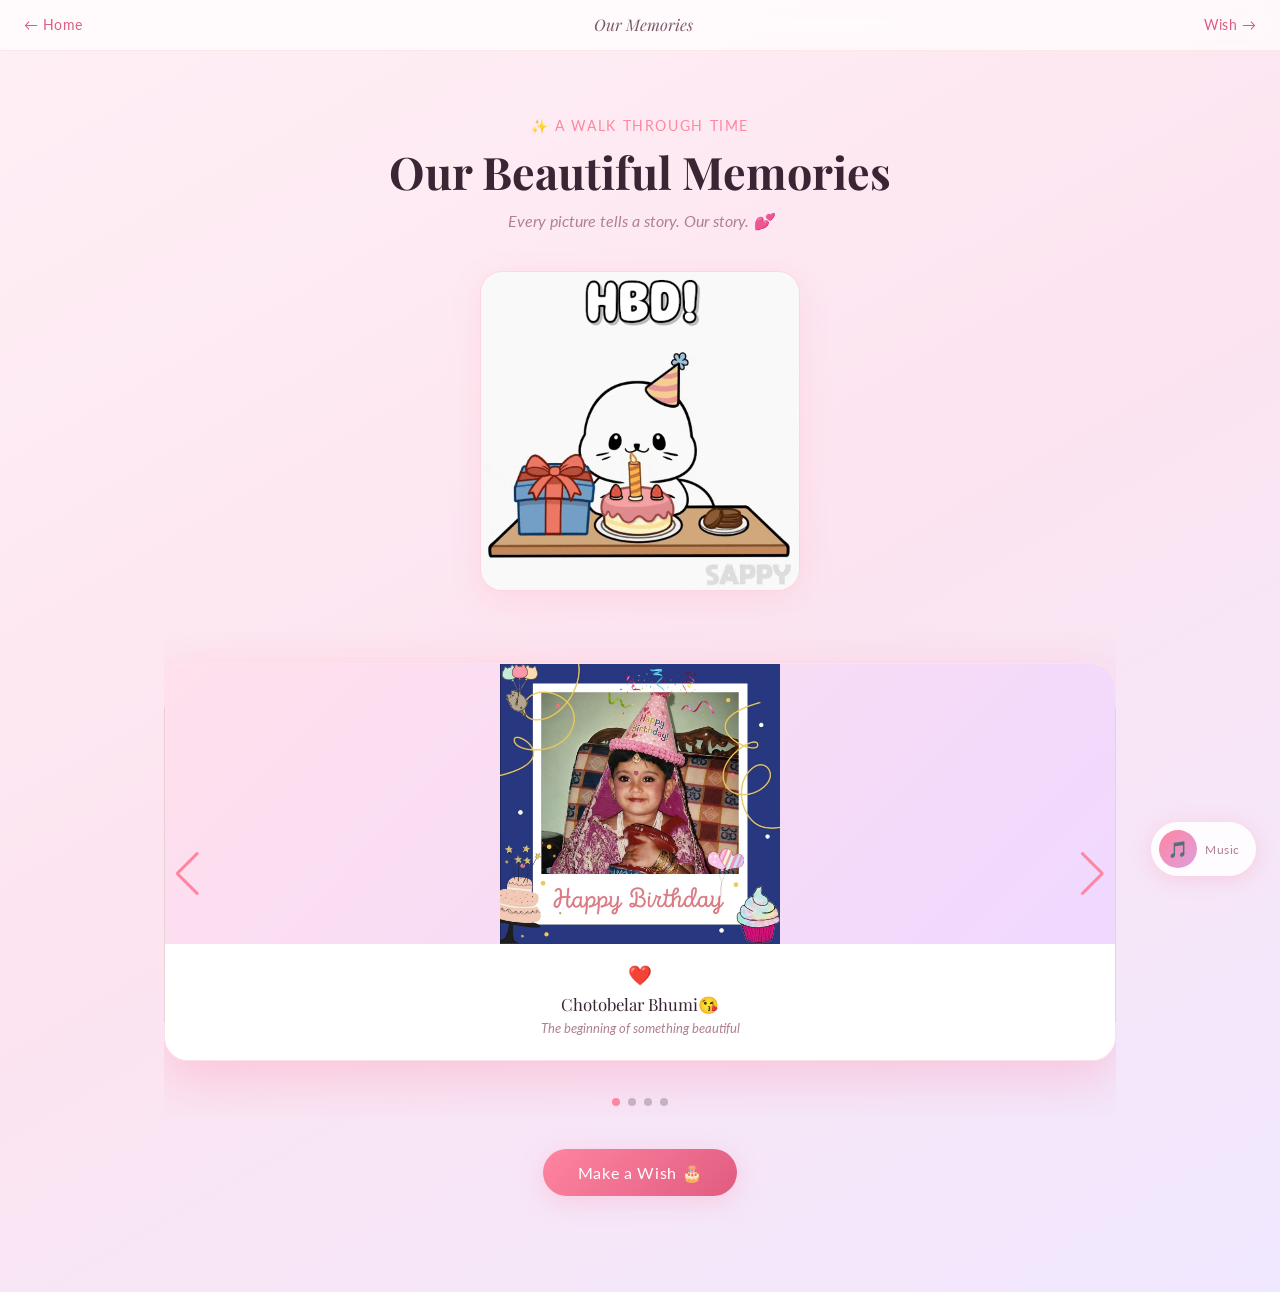
<file: gallery.html>
<!DOCTYPE html>
<html lang="en">
<head>
  <meta charset="UTF-8"/>
  <meta name="viewport" content="width=device-width, initial-scale=1.0"/>
  <title>Our Memories 💕</title>
  <link rel="stylesheet" href="css/style.css"/>
  <link rel="stylesheet" href="css/page2.css"/>
  <link href="https://fonts.googleapis.com/css2?family=Playfair+Display:ital,wght@0,400;0,700;1,400&family=Lato:wght@300;400&display=swap" rel="stylesheet"/>
  <!-- Swiper.js -->
  <link rel="stylesheet" href="https://cdn.jsdelivr.net/npm/swiper@11/swiper-bundle.min.css"/>
</head>
<body class="page2-body">

  <!-- Nav -->
  <nav class="top-nav">
    <a href="index.html" class="nav-back">← Home</a>
    <span class="nav-title">Our Memories</span>
    <a href="candle.html" class="nav-next">Wish →</a>
  </nav>

  <div class="gallery-wrapper">
    <div class="section-header">
      <p class="section-pre">✨ A walk through time</p>
      <h2 class="section-title">Our Beautiful Memories</h2>
      <p class="section-sub">Every picture tells a story. Our story. 💕</p>
    </div>

    <!-- ===== GIF SPOT (Page 2) =====
         Just drop your file at images/gallery.gif — it will appear here
         automatically. Until that file exists, a placeholder is shown.
    -->
    <div class="gallery-gif-slot" id="galleryGifSlot">
      <img src="images/gallery.gif" alt="Our moment" class="gallery-gif"
           onerror="this.style.display='none'; this.nextElementSibling.style.display='flex';" />
      <div class="gif-placeholder" style="display:none;">
        <span class="gif-ph-icon">🎞️</span>
        <span class="gif-ph-text">gif goes here</span>
      </div>
    </div>

    <!-- Swiper Carousel -->
    <div class="swiper mySwiper">
      <div class="swiper-wrapper">

        <!-- === SLIDE 1 === -->
        <!-- Just drop images/photo1.jpg in the images folder — it shows automatically -->
        <div class="swiper-slide">
          <div class="memory-card">
            <div class="photo-frame">
              <img src="images/photo1.jpg" alt="Chotobelar Bhumi😘"
                   onerror="this.style.display='none'; this.nextElementSibling.style.display='flex';" />
              <div class="photo-placeholder" style="display:none;">
                <span class="ph-icon">📸</span>
                <span class="ph-text">photo1.jpg</span>
              </div>
            </div>
            <div class="memory-caption">
              <span class="caption-heart">❤️</span>
              <p class="caption-text">Chotobelar Bhumi😘</p>
              <p class="caption-sub">The beginning of something beautiful</p>
            </div>
          </div>
        </div>

        <!-- === SLIDE 2 === -->
        <div class="swiper-slide">
          <div class="memory-card">
            <div class="photo-frame">
              <img src="images/photo2.jpg" alt="My Angry Bird🙈"
                   onerror="this.style.display='none'; this.nextElementSibling.style.display='flex';" />
              <div class="photo-placeholder" style="display:none;">
                <span class="ph-icon">📸</span>
                <span class="ph-text">photo2.jpg</span>
              </div>
            </div>
            <div class="memory-caption">
              <span class="caption-heart">🌸</span>
              <p class="caption-text">My Angry Bird🙈</p>
              <p class="caption-sub">You light up every room you walk into</p>
            </div>
          </div>
        </div>

        <!-- === SLIDE 3 === -->
        <div class="swiper-slide">
          <div class="memory-card">
            <div class="photo-frame">
              <img src="images/photo3.jpg" alt="Cute Puchki😘"
                   onerror="this.style.display='none'; this.nextElementSibling.style.display='flex';" />
              <div class="photo-placeholder" style="display:none;">
                <span class="ph-icon">📸</span>
                <span class="ph-text">photo3.jpg</span>
              </div>
            </div>
            <div class="memory-caption">
              <span class="caption-heart">💫</span>
              <p class="caption-text">Cute Puchki😘</p>
              <p class="caption-sub">Every moment with you is a treasure</p>
            </div>
          </div>
        </div>

        <!-- === ADD MORE SLIDES BELOW === -->
        <!-- Copy a slide block above and change photo path, caption text -->

        <div class="swiper-slide">
          <div class="memory-card">
            <div class="photo-frame">
              <img src="images/photo4.jpg" alt="Just us two"
                   onerror="this.style.display='none'; this.nextElementSibling.style.display='flex';" />
              <div class="photo-placeholder" style="display:none;">
                <span class="ph-icon">📸</span>
                <span class="ph-text">photo4.jpg</span>
              </div>
            </div>
            <div class="memory-caption">
              <span class="caption-heart">🌷</span>
              <p class="caption-text">Just us two</p>
              <p class="caption-sub">My favorite place is wherever you are</p>
            </div>
          </div>
        </div>

      </div><!-- end swiper-wrapper -->

      <!-- Navigation -->
      <div class="swiper-button-prev"></div>
      <div class="swiper-button-next"></div>
      <div class="swiper-pagination"></div>
    </div><!-- end swiper -->

    <!-- CTA -->
    <div class="gallery-cta">
      <a href="candle.html" class="cta-button">Make a Wish 🎂</a>
    </div>
  </div>

  <!-- Music Player -->
  <div class="music-player" id="musicPlayer">
    <audio id="bgMusic" loop>
      <source src="music/birthday-song.mp3" type="audio/mpeg"/>
    </audio>
    <button class="music-btn" id="musicToggle" onclick="toggleMusic()">🎵</button>
    <span class="music-label">Music</span>
  </div>

  <script src="https://cdn.jsdelivr.net/npm/swiper@11/swiper-bundle.min.js"></script>
  <script src="js/script.js"></script>
  <script>
    const swiper = new Swiper('.mySwiper', {
      effect: 'coverflow',
      grabCursor: true,
      centeredSlides: true,
      slidesPerView: 'auto',
      coverflowEffect: {
        rotate: 30,
        stretch: 0,
        depth: 120,
        modifier: 1,
        slideShadows: true,
      },
      pagination: { el: '.swiper-pagination', clickable: true },
      navigation: {
        nextEl: '.swiper-button-next',
        prevEl: '.swiper-button-prev',
      },
      autoplay: { delay: 4000, disableOnInteraction: false },
      loop: true,
    });
  </script>
</body>
</html>
</file>
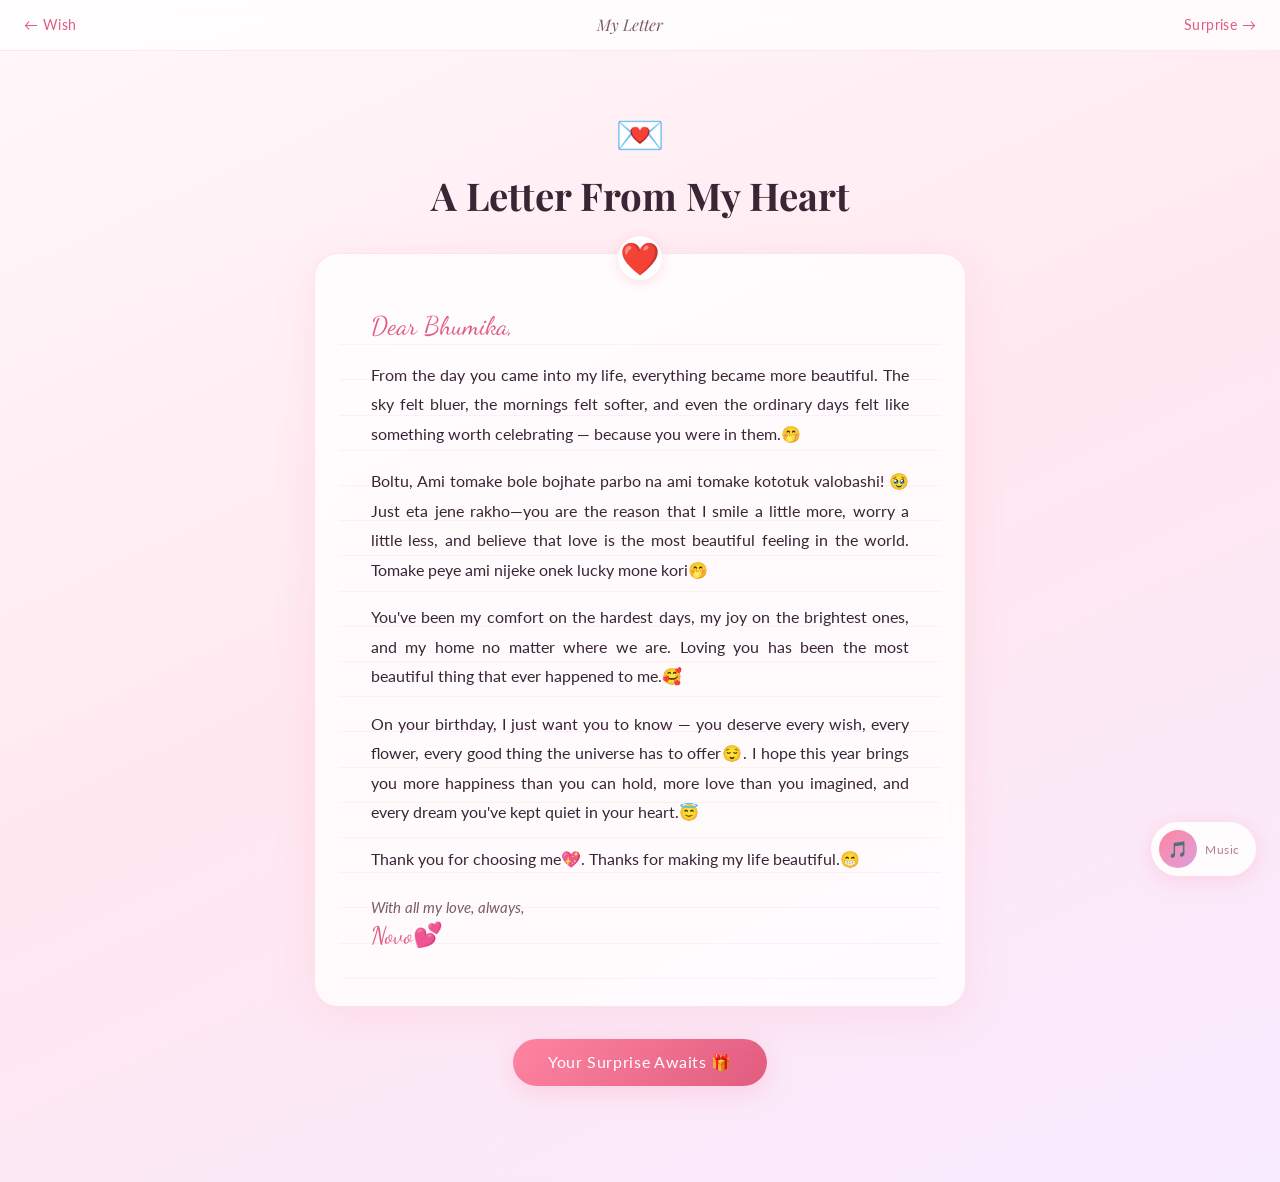
<file: letter.html>
<!DOCTYPE html>
<html lang="en">
<head>
  <meta charset="UTF-8"/>
  <meta name="viewport" content="width=device-width, initial-scale=1.0"/>
  <title>A Letter For You 💌</title>
  <link rel="stylesheet" href="css/style.css"/>
  <link rel="stylesheet" href="css/page3.css"/>
  <link href="https://fonts.googleapis.com/css2?family=Playfair+Display:ital,wght@0,400;0,700;1,400&family=Lato:wght@300;400&family=Dancing+Script:wght@500;700&display=swap" rel="stylesheet"/>
</head>
<body class="page3-body">

  <!-- Floating rose petals -->
  <div class="petals-container" id="petalsContainer"></div>

  <!-- Nav -->
  <nav class="top-nav">
    <a href="candle.html" class="nav-back">← Wish</a>
    <span class="nav-title">My Letter</span>
    <a href="surprise.html" class="nav-next">Surprise →</a>
  </nav>

  <div class="letter-wrapper">
    <div class="envelope-deco">💌</div>
    <h2 class="letter-page-title">A Letter From My Heart</h2>

    <div class="letter-card">
      <div class="letter-seal">❤️</div>
      <div class="letter-lines"></div>

      <div class="letter-content">
        <p class="letter-salutation">Dear Bhumika,</p>

        <!-- ===== EDIT THE LETTER BELOW ===== -->
        <div class="letter-body" id="letterBody">
          <p>From the day you came into my life, everything became more beautiful. The sky felt bluer, the mornings felt softer, and even the ordinary days felt like something worth celebrating — because you were in them.🤭</p>

          <p> Boltu, Ami tomake bole bojhate parbo na ami tomake kototuk valobashi! 🥹 Just eta jene rakho—you are the reason that I smile a little more, worry a little less, and believe that love is the most beautiful feeling in the world. Tomake peye ami nijeke onek lucky mone kori🤭</p>

          <p>You've been my comfort on the hardest days, my joy on the brightest ones, and my home no matter where we are. Loving you has been the most beautiful thing that ever happened to me.🥰</p>

          <p>On your birthday, I just want you to know — you deserve every wish, every flower, every good thing the universe has to offer😌. I hope this year brings you more happiness than you can hold, more love than you imagined, and every dream you've kept quiet in your heart.😇</p>
        
          <p>Thank you for choosing me💖. Thanks for making my life beautiful.😁</p>
        </div>
        <!-- ===== END EDIT ===== -->

        <p class="letter-closing">With all my love, always,</p>
        <!-- Change "Your Name" to your actual name -->
        <p class="letter-signature"> Novo💕</p>
      </div>
    </div>

    <div class="letter-cta">
      <a href="surprise.html" class="cta-button">Your Surprise Awaits 🎁</a>
    </div>
  </div>

  <!-- Music Player -->
  <div class="music-player" id="musicPlayer">
    <audio id="bgMusic" loop>
      <source src="music/birthday-song.mp3" type="audio/mpeg"/>
    </audio>
    <button class="music-btn" id="musicToggle" onclick="toggleMusic()">🎵</button>
    <span class="music-label">Music</span>
  </div>

  <script src="js/script.js"></script>
  <script>
    generatePetals();
  </script>
</body>
</html>
</file>
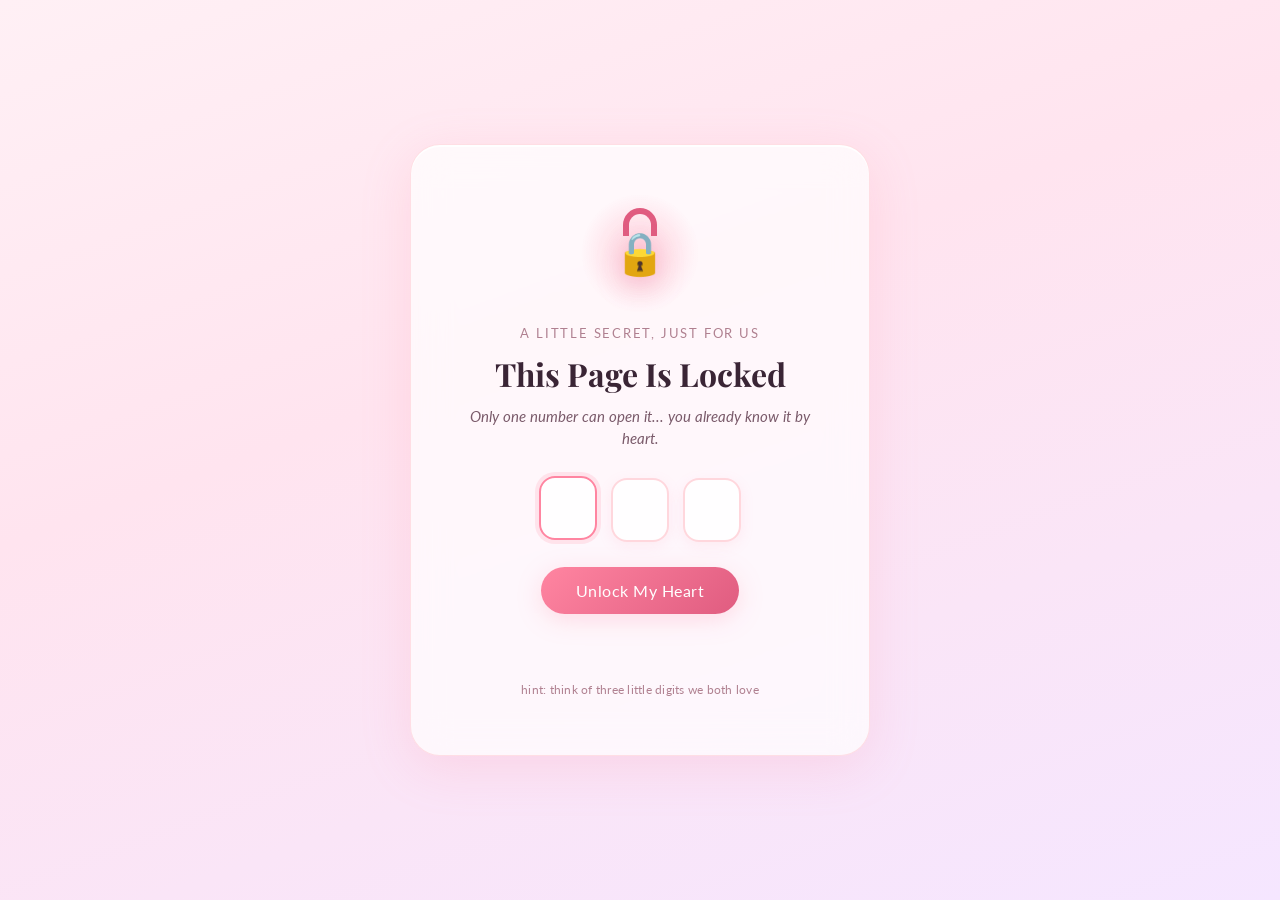
<file: lock.html>
<!DOCTYPE html>
<html lang="en">
<head>
  <meta charset="UTF-8" />
  <meta name="viewport" content="width=device-width, initial-scale=1.0"/>
  <title>A Secret For You</title>
  <link rel="stylesheet" href="css/style.css" />
  <link rel="stylesheet" href="css/page0.css" />
  <!-- Google Fonts -->
  <link href="https://fonts.googleapis.com/css2?family=Playfair+Display:ital,wght@0,400;0,700;1,400&family=Lato:wght@300;400&family=Dancing+Script:wght@600&display=swap" rel="stylesheet"/>
</head>
<body class="page0-body">

  <!-- Curtain transition overlay (covers screen, then opens like a heart-iris) -->
  <div class="curtain" id="curtain">
    <div class="curtain-half curtain-left"></div>
    <div class="curtain-half curtain-right"></div>
    <div class="curtain-heart">❤️</div>
  </div>

  <div class="lock-wrapper">
    <div class="lock-card" id="lockCard">

      <div class="lock-icon-zone">
        <div class="lock-glow"></div>
        <!-- CSS heart-lock icon -->
        <div class="heart-lock" id="heartLock">
          <div class="heart-lock-shackle"></div>
          <div class="heart-lock-body">
            <span class="heart-lock-emoji">🔒</span>
          </div>
        </div>
      </div>

      <p class="lock-pre">a little secret, just for us</p>
      <h1 class="lock-title">This Page Is Locked</h1>
      <p class="lock-sub" id="lockSub">Only one number can open it... you already know it by heart.</p>

      <!-- PIN input boxes -->
      <div class="pin-row" id="pinRow">
        <input type="tel" inputmode="numeric" maxlength="1" class="pin-box" id="pin0" autocomplete="off" />
        <input type="tel" inputmode="numeric" maxlength="1" class="pin-box" id="pin1" autocomplete="off" />
        <input type="tel" inputmode="numeric" maxlength="1" class="pin-box" id="pin2" autocomplete="off" />
      </div>

      <button class="unlock-btn" id="unlockBtn" onclick="checkPassword()">
        <span>Unlock My Heart</span>
      </button>

      <!-- Feedback message -->
      <p class="feedback-msg" id="feedbackMsg"></p>

      <p class="lock-hint">hint: think of three little digits we both love</p>
    </div>
  </div>

  <script src="js/script.js"></script>
  <script>
    const CORRECT_CODE = "143";
    const pins = [document.getElementById('pin0'), document.getElementById('pin1'), document.getElementById('pin2')];
    const feedback = document.getElementById('feedbackMsg');
    const lockCard = document.getElementById('lockCard');
    const heartLock = document.getElementById('heartLock');
    const curtain = document.getElementById('curtain');
    let isUnlocking = false;

    // Auto-advance between pin boxes
    pins.forEach((input, idx) => {
      input.addEventListener('input', () => {
        input.value = input.value.replace(/[^0-9]/g, '').slice(0, 1);
        if (input.value && idx < pins.length - 1) {
          pins[idx + 1].focus();
        }
        feedback.classList.remove('msg-show');
        if (pins.every(p => p.value.length === 1)) {
          checkPassword();
        }
      });

      input.addEventListener('keydown', (e) => {
        if (e.key === 'Backspace' && !input.value && idx > 0) {
          pins[idx - 1].focus();
        }
        if (e.key === 'Enter') checkPassword();
      });
    });

    pins[0].focus();

    function getEnteredCode() {
      return pins.map(p => p.value).join('');
    }

    function clearPins() {
      pins.forEach(p => p.value = '');
      pins[0].focus();
    }

    function checkPassword() {
      if (isUnlocking) return;
      const code = getEnteredCode();
      if (code.length < 3) {
        pins.find(p => !p.value)?.focus();
        return;
      }

      if (code === CORRECT_CODE) {
        unlockSuccess();
      } else {
        unlockFail();
      }
    }

    function unlockFail() {
      feedback.textContent = "Valobasha kome geche😭";
      feedback.classList.remove('msg-success');
      feedback.classList.add('msg-fail', 'msg-show');
      lockCard.classList.remove('shake');
      requestAnimationFrame(() => lockCard.classList.add('shake'));
      heartLock.classList.remove('lock-wiggle');
      requestAnimationFrame(() => heartLock.classList.add('lock-wiggle'));

      setTimeout(() => {
        clearPins();
        lockCard.classList.remove('shake');
      }, 650);
    }

    function unlockSuccess() {
      isUnlocking = true;
      pins.forEach(p => p.disabled = true);
      document.getElementById('unlockBtn').disabled = true;

      feedback.textContent = "Omg! You have typed 143. It means amake eto valobasho🫪";
      feedback.classList.remove('msg-fail');
      feedback.classList.add('msg-success', 'msg-show');

      heartLock.classList.add('lock-open');
      lockCard.classList.add('card-success');

      // Little heart burst from the lock
      spawnHeartBurst();

      // After she reads the message, transition to the main surprise
      setTimeout(() => {
        curtain.classList.add('curtain-active');
      }, 2200);

      setTimeout(() => {
        sessionStorage.setItem('bhumikaUnlocked', 'true');
        window.location.href = 'index.html';
      }, 3500);
    }

    function spawnHeartBurst() {
      const zone = document.querySelector('.lock-icon-zone');
      const symbols = ['❤️', '💖'];
      for (let i = 0; i < 14; i++) {
        const span = document.createElement('span');
        span.className = 'burst-heart';
        span.textContent = symbols[Math.floor(Math.random() * symbols.length)];
        const angle = (Math.PI * 2 * i) / 14;
        const distance = 60 + Math.random() * 50;
        span.style.setProperty('--tx', Math.cos(angle) * distance + 'px');
        span.style.setProperty('--ty', Math.sin(angle) * distance + 'px');
        span.style.left = '50%';
        span.style.top = '50%';
        zone.appendChild(span);
        setTimeout(() => span.remove(), 1200);
      }
    }
  </script>
</body>
</html>
</file>
<file: css/style.css>
/* ============================================================
   style.css — Global Shared Styles
   Birthday Surprise Website for Bhumika 💕
   ============================================================ */

/* ---- CSS Variables (change colors here if you want) ---- */
:root {
  --pink:        #ff85a1;
  --pink-light:  #ffb6c1;
  --pink-deep:   #e05c80;
  --lavender:    #dda0dd;
  --lavender-light: #e6e6fa;
  --white:       #fff;
  --cream:       #fff5f8;
  --text-dark:   #3a2535;
  --text-mid:    #7a5a6a;
  --text-light:  #b08090;
  --shadow:      rgba(255, 133, 161, 0.25);
  --shadow-deep: rgba(220, 80, 120, 0.18);
  --border-rad:  20px;
  --transition:  0.35s cubic-bezier(.4,0,.2,1);
}

/* ---- Reset ---- */
*, *::before, *::after { box-sizing: border-box; margin: 0; padding: 0; }

html { scroll-behavior: smooth; }

body {
  font-family: 'Lato', sans-serif;
  color: var(--text-dark);
  min-height: 100vh;
  overflow-x: hidden;
}

a { text-decoration: none; color: inherit; }

img { max-width: 100%; height: auto; display: block; }

/* ---- Top Navigation ---- */
.top-nav {
  position: fixed;
  top: 0; left: 0; right: 0;
  z-index: 100;
  display: flex;
  align-items: center;
  justify-content: space-between;
  padding: 0.9rem 1.5rem;
  background: rgba(255,255,255,0.72);
  backdrop-filter: blur(12px);
  border-bottom: 1px solid rgba(255, 182, 193, 0.3);
}

.nav-back, .nav-next {
  font-size: 0.85rem;
  font-weight: 400;
  color: var(--pink-deep);
  letter-spacing: 0.03em;
  transition: opacity var(--transition);
}
.nav-back:hover, .nav-next:hover { opacity: 0.7; }

.nav-title {
  font-family: 'Playfair Display', serif;
  font-size: 1rem;
  color: var(--text-mid);
  font-style: italic;
}

/* ---- CTA Button ---- */
.cta-button {
  display: inline-flex;
  align-items: center;
  gap: 0.5rem;
  padding: 0.85rem 2.2rem;
  background: linear-gradient(135deg, var(--pink), var(--pink-deep));
  color: #fff;
  border-radius: 50px;
  font-size: 1rem;
  font-weight: 400;
  letter-spacing: 0.04em;
  box-shadow: 0 6px 24px var(--shadow);
  transition: transform var(--transition), box-shadow var(--transition);
  cursor: pointer;
  border: none;
}
.cta-button:hover {
  transform: translateY(-3px) scale(1.03);
  box-shadow: 0 10px 32px var(--shadow-deep);
}
.cta-button:active { transform: scale(0.97); }

/* ---- Music Player ---- */
.music-player {
  position: fixed;
  bottom: 1.5rem;
  right: 1.5rem;
  z-index: 200;
  display: flex;
  align-items: center;
  gap: 0.5rem;
  background: rgba(255,255,255,0.85);
  backdrop-filter: blur(10px);
  border-radius: 50px;
  padding: 0.5rem 1rem 0.5rem 0.5rem;
  box-shadow: 0 4px 20px var(--shadow);
}

.music-btn {
  width: 38px; height: 38px;
  border-radius: 50%;
  border: none;
  background: linear-gradient(135deg, var(--pink), var(--lavender));
  font-size: 1rem;
  cursor: pointer;
  display: flex; align-items: center; justify-content: center;
  transition: transform var(--transition);
}
.music-btn:hover { transform: scale(1.1); }
.music-btn.playing::after { content: '⏸'; position: absolute; }

.music-label {
  font-size: 0.75rem;
  color: var(--text-light);
  letter-spacing: 0.05em;
}

/* ---- Hidden / Visibility ---- */
.hidden { display: none !important; }
.fade-out { opacity: 0; transition: opacity 0.6s ease; }
.fade-in { animation: fadeIn 0.8s ease forwards; }

/* ---- Shared Section Headings ---- */
.section-header { text-align: center; margin-bottom: 2.5rem; }

.section-pre {
  font-size: 0.85rem;
  color: var(--pink);
  letter-spacing: 0.12em;
  text-transform: uppercase;
  margin-bottom: 0.5rem;
}

.section-title {
  font-family: 'Playfair Display', serif;
  font-size: clamp(1.8rem, 4vw, 2.8rem);
  color: var(--text-dark);
  margin-bottom: 0.6rem;
}

.section-sub {
  color: var(--text-light);
  font-size: 1rem;
  font-style: italic;
}

/* ---- Animations ---- */
@keyframes fadeIn {
  from { opacity: 0; transform: translateY(20px); }
  to   { opacity: 1; transform: translateY(0); }
}

@keyframes float {
  0%, 100% { transform: translateY(0); }
  50%       { transform: translateY(-14px); }
}

@keyframes floatUp {
  0%   { transform: translateY(100vh) rotate(0deg); opacity: 1; }
  100% { transform: translateY(-20vh) rotate(360deg); opacity: 0; }
}

@keyframes pulse {
  0%, 100% { transform: scale(1); }
  50%       { transform: scale(1.08); }
}

@keyframes shimmer {
  0%   { background-position: -200% center; }
  100% { background-position:  200% center; }
}

/* ---- Responsive ---- */
@media (max-width: 600px) {
  .top-nav { padding: 0.7rem 1rem; }
  .music-player { bottom: 1rem; right: 1rem; }
}
</file>
<file: css/page2.css>
/* ============================================================
   page2.css — Gallery Page Styles
   ============================================================ */

.page2-body {
  background: linear-gradient(150deg, #fff0f5 0%, #fce4f0 50%, #f0e8ff 100%);
  min-height: 100vh;
  padding-top: 70px;
}

.gallery-wrapper {
  max-width: 1000px;
  margin: 0 auto;
  padding: 3rem 1.5rem 6rem;
  text-align: center;
}

/* ---- Swiper ---- */
.swiper {
  width: 100%;
  padding: 2rem 0 3.5rem !important;
}

.swiper-slide {
  width: 300px;
}

/* ---- Memory Card ---- */
.memory-card {
  background: rgba(255,255,255,0.75);
  border: 1.5px solid rgba(255, 182, 193, 0.35);
  border-radius: 24px;
  overflow: hidden;
  box-shadow: 0 8px 30px rgba(255, 133, 161, 0.15);
  transition: transform 0.35s ease, box-shadow 0.35s ease;
}

.swiper-slide-active .memory-card {
  box-shadow: 0 16px 50px rgba(255, 100, 140, 0.25);
}

/* ---- Photo Frame ---- */
.photo-frame {
  width: 100%;
  height: 280px;
  overflow: hidden;
  position: relative;
  background: linear-gradient(135deg, #ffe0ec, #f0d8ff);
}

.photo-frame img {
  width: 100%;
  height: 100%;
  object-fit: contain;
  transition: transform 0.5s ease;
}

.memory-card:hover .photo-frame img {
  transform: scale(1.05);
}

/* ---- Placeholder (remove when you add real photos) ---- */
.photo-placeholder {
  width: 100%;
  height: 100%;
  display: flex;
  flex-direction: column;
  align-items: center;
  justify-content: center;
  gap: 0.6rem;
  background: linear-gradient(135deg, #ffe4ef, #ecdeff);
}

.ph-icon { font-size: 2.5rem; }
.ph-text {
  font-size: 0.78rem;
  color: var(--text-light);
  letter-spacing: 0.08em;
  background: rgba(255,255,255,0.6);
  padding: 0.3rem 0.8rem;
  border-radius: 50px;
}

/* ---- Caption ---- */
.memory-caption {
  padding: 1.2rem 1.4rem 1.4rem;
  text-align: center;
  background: white;
}

.caption-heart {
  font-size: 1.2rem;
  display: block;
  margin-bottom: 0.4rem;
  animation: pulse 1.5s ease-in-out infinite;
}

.caption-text {
  font-family: 'Playfair Display', serif;
  font-size: 1.05rem;
  color: var(--text-dark);
  margin-bottom: 0.3rem;
}

.caption-sub {
  font-size: 0.8rem;
  color: var(--text-light);
  font-style: italic;
  line-height: 1.4;
}

/* ---- Swiper custom colors ---- */
.swiper-button-next, .swiper-button-prev {
  color: var(--pink) !important;
}
.swiper-pagination-bullet-active {
  background: var(--pink) !important;
}

/* ---- CTA ---- */
.gallery-cta {
  margin-top: 2rem;
}

/* ---- GIF Slot ---- */
.gallery-gif-slot {
  max-width: 320px;
  margin: 0 auto 2.5rem;
  border-radius: 22px;
  overflow: hidden;
  box-shadow: 0 8px 30px rgba(255, 133, 161, 0.15);
  border: 1.5px solid rgba(255, 182, 193, 0.35);
}

.gallery-gif {
  width: 100%;
  display: block;
}

.gif-placeholder {
  width: 100%;
  height: 200px;
  display: flex;
  flex-direction: column;
  align-items: center;
  justify-content: center;
  gap: 0.6rem;
  background: linear-gradient(135deg, #ffe4ef, #ecdeff);
}

.gif-ph-icon { font-size: 2.2rem; }
.gif-ph-text {
  font-size: 0.78rem;
  color: var(--text-light);
  letter-spacing: 0.08em;
  background: rgba(255,255,255,0.6);
  padding: 0.3rem 0.8rem;
  border-radius: 50px;
}

@media (max-width: 600px) {
  .swiper-slide { width: 260px; }
  .photo-frame { height: 220px; }
}
</file>
<file: css/page3.css>
/* ============================================================
   page3.css — Love Letter Page Styles
   ============================================================ */

.page3-body {
  background: linear-gradient(155deg, #fff8fa 0%, #ffe8f0 50%, #f8eaff 100%);
  min-height: 100vh;
  padding-top: 70px;
}

/* ---- Petals ---- */
.petals-container {
  position: fixed;
  inset: 0;
  pointer-events: none;
  z-index: 0;
  overflow: hidden;
}

.petal {
  position: absolute;
  top: -40px;
  font-size: 1.2rem;
  opacity: 0.7;
  animation: petalFall linear infinite;
  pointer-events: none;
}

@keyframes petalFall {
  0%   { transform: translateY(-40px) rotate(0deg) translateX(0); opacity: 0.8; }
  100% { transform: translateY(110vh) rotate(360deg) translateX(40px); opacity: 0; }
}

/* ---- Letter Wrapper ---- */
.letter-wrapper {
  max-width: 700px;
  margin: 0 auto;
  padding: 2.5rem 1.5rem 6rem;
  text-align: center;
  position: relative;
  z-index: 1;
}

.envelope-deco {
  font-size: 2.5rem;
  margin-bottom: 0.6rem;
  display: block;
  animation: float 3s ease-in-out infinite;
}

.letter-page-title {
  font-family: 'Playfair Display', serif;
  font-size: clamp(1.6rem, 4vw, 2.4rem);
  color: var(--text-dark);
  margin-bottom: 2rem;
}

/* ---- Letter Card ---- */
.letter-card {
  background: rgba(255,255,255,0.8);
  backdrop-filter: blur(14px);
  border: 1.5px solid rgba(255, 182, 193, 0.35);
  border-radius: 24px;
  padding: clamp(2rem, 5vw, 3.5rem) clamp(1.5rem, 5vw, 3.5rem);
  box-shadow: 0 10px 40px rgba(255, 133, 161, 0.15);
  position: relative;
  text-align: left;
}

.letter-seal {
  position: absolute;
  top: -18px;
  left: 50%;
  transform: translateX(-50%);
  font-size: 2rem;
  background: white;
  width: 44px;
  height: 44px;
  border-radius: 50%;
  display: flex;
  align-items: center;
  justify-content: center;
  box-shadow: 0 2px 12px var(--shadow);
  animation: pulse 2s ease-in-out infinite;
}

/* Decorative ruled lines (optional visual) */
.letter-lines {
  position: absolute;
  inset: 3.5rem 1.5rem 1.5rem;
  background-image: repeating-linear-gradient(
    to bottom,
    transparent,
    transparent calc(2.2rem - 1px),
    rgba(255, 182, 193, 0.18) calc(2.2rem - 1px),
    rgba(255, 182, 193, 0.18) 2.2rem
  );
  pointer-events: none;
  border-radius: 10px;
}

.letter-content { position: relative; z-index: 1; }

.letter-salutation {
  font-family: 'Dancing Script', cursive;
  font-size: 1.6rem;
  color: var(--pink-deep);
  margin-bottom: 1.2rem;
}

.letter-body p {
  font-size: 1rem;
  line-height: 1.85;
  color: var(--text-dark);
  margin-bottom: 1.1rem;
  text-align: justify;
}

.letter-closing {
  font-style: italic;
  color: var(--text-mid);
  margin-top: 1.5rem;
  font-size: 0.95rem;
}

.letter-signature {
  font-family: 'Dancing Script', cursive;
  font-size: 1.5rem;
  color: var(--pink-deep);
  margin-top: 0.3rem;
}

/* ---- CTA ---- */
.letter-cta {
  margin-top: 2rem;
  text-align: center;
}

@media (max-width: 480px) {
  .letter-card { padding: 2rem 1.2rem; }
  .letter-body p { font-size: 0.95rem; }
}
</file>
<file: css/page0.css>
/* ============================================================
   page0.css — Password Lock Page Styles
   ============================================================ */

.page0-body {
  background: linear-gradient(160deg, #fff0f5 0%, #ffe4ef 40%, #f5e6ff 100%);
  display: flex;
  align-items: center;
  justify-content: center;
  position: relative;
}

/* ---- Floating Hearts (reuses shared .hearts-container/.floating-heart) ---- */

/* ---- Lock Wrapper / Card ---- */
.lock-wrapper {
  display: flex;
  align-items: center;
  justify-content: center;
  min-height: 100vh;
  padding: 2rem;
  position: relative;
  z-index: 1;
}

.lock-card {
  background: rgba(255,255,255,0.7);
  backdrop-filter: blur(18px);
  border: 1.5px solid rgba(255, 182, 193, 0.4);
  border-radius: 30px;
  padding: clamp(2.2rem, 6vw, 3.6rem) clamp(1.8rem, 6vw, 3.4rem);
  text-align: center;
  max-width: 460px;
  width: 100%;
  box-shadow: 0 12px 50px rgba(255, 133, 161, 0.18), 0 2px 0 rgba(255,255,255,0.9) inset;
  animation: fadeIn 1s ease forwards;
  transition: box-shadow 0.4s ease, transform 0.4s ease;
}

.lock-card.card-success {
  box-shadow: 0 18px 60px rgba(255, 133, 161, 0.35), 0 2px 0 rgba(255,255,255,0.9) inset;
}

.lock-card.shake {
  animation: cardShake 0.55s ease;
}

@keyframes cardShake {
  0%, 100% { transform: translateX(0); }
  20%      { transform: translateX(-10px); }
  40%      { transform: translateX(9px); }
  60%      { transform: translateX(-7px); }
  80%      { transform: translateX(5px); }
}

/* ---- Heart Lock Icon ---- */
.lock-icon-zone {
  position: relative;
  width: 100px;
  height: 100px;
  margin: 0 auto 1.4rem;
  display: flex;
  align-items: center;
  justify-content: center;
}

.lock-glow {
  position: absolute;
  inset: -10px;
  border-radius: 50%;
  background: radial-gradient(circle, rgba(255,133,161,0.35) 0%, transparent 70%);
  animation: pulse 2.4s ease-in-out infinite;
}

.heart-lock {
  position: relative;
  width: 78px;
  height: 78px;
  display: flex;
  align-items: center;
  justify-content: center;
  transition: transform 0.5s cubic-bezier(.4,0,.2,1);
  animation: float 3.4s ease-in-out infinite;
}

.heart-lock-shackle {
  position: absolute;
  top: -6px;
  width: 34px;
  height: 28px;
  border: 6px solid var(--pink-deep);
  border-bottom: none;
  border-radius: 20px 20px 0 0;
  left: 50%;
  transform: translateX(-50%);
  transition: transform 0.5s cubic-bezier(.4,0,.2,1), opacity 0.4s ease;
}

.heart-lock-body {
  position: relative;
  z-index: 1;
  display: flex;
  align-items: center;
  justify-content: center;
  font-size: 2.6rem;
  filter: drop-shadow(0 6px 14px rgba(224, 92, 128, 0.35));
}

/* Wiggle on wrong password */
.heart-lock.lock-wiggle {
  animation: lockWiggle 0.5s ease;
}

@keyframes lockWiggle {
  0%, 100% { transform: rotate(0deg); }
  25%      { transform: rotate(-8deg); }
  75%      { transform: rotate(8deg); }
}

/* Open state on correct password */
.heart-lock.lock-open .heart-lock-shackle {
  transform: translateX(-50%) translateY(-14px) rotate(-25deg);
  opacity: 0;
}

.heart-lock.lock-open .heart-lock-body .heart-lock-emoji::before {
  content: "💖";
}

.heart-lock.lock-open .heart-lock-body {
  animation: lockPop 0.6s cubic-bezier(.4,0,.2,1) forwards;
}

@keyframes lockPop {
  0%   { transform: scale(1); }
  40%  { transform: scale(1.35) rotate(-8deg); }
  70%  { transform: scale(0.92) rotate(4deg); }
  100% { transform: scale(1.12) rotate(0deg); }
}

/* Swap emoji visually using a pseudo-trick: hide lock, show open heart */
.heart-lock.lock-open .heart-lock-emoji {
  visibility: hidden;
  position: relative;
}
.heart-lock.lock-open .heart-lock-emoji::after {
  content: "💖";
  visibility: visible;
  position: absolute;
  left: 0; top: 0;
}

/* ---- Heart burst particles ---- */
.burst-heart {
  position: absolute;
  font-size: 1.1rem;
  pointer-events: none;
  animation: burstOut 1.1s ease-out forwards;
  z-index: 5;
}

@keyframes burstOut {
  0%   { transform: translate(-50%, -50%) scale(0.4); opacity: 1; }
  100% { transform: translate(calc(-50% + var(--tx)), calc(-50% + var(--ty))) scale(1); opacity: 0; }
}

/* ---- Text ---- */
.lock-pre {
  font-size: 0.8rem;
  color: var(--text-light);
  letter-spacing: 0.14em;
  text-transform: uppercase;
  margin-bottom: 0.7rem;
}

.lock-title {
  font-family: 'Playfair Display', serif;
  font-size: clamp(1.5rem, 5vw, 2rem);
  color: var(--text-dark);
  margin-bottom: 0.6rem;
}

.heart-tiny {
  display: inline-block;
  margin-left: 0.3rem;
  animation: pulse 1.4s ease-in-out infinite;
}

.lock-sub {
  font-size: 0.92rem;
  color: var(--text-mid);
  font-style: italic;
  margin-bottom: 1.8rem;
  line-height: 1.5;
}

/* ---- PIN Boxes ---- */
.pin-row {
  display: flex;
  gap: 0.9rem;
  justify-content: center;
  margin-bottom: 1.6rem;
}

.pin-box {
  width: 58px;
  height: 64px;
  text-align: center;
  font-size: 1.6rem;
  font-family: 'Playfair Display', serif;
  color: var(--pink-deep);
  background: rgba(255,255,255,0.85);
  border: 2px solid rgba(255, 182, 193, 0.55);
  border-radius: 16px;
  outline: none;
  transition: border-color var(--transition), box-shadow var(--transition), transform var(--transition);
  box-shadow: 0 4px 14px rgba(255, 133, 161, 0.12);
  -webkit-appearance: none;
  appearance: none;
}

.pin-box:focus {
  border-color: var(--pink);
  box-shadow: 0 0 0 4px rgba(255, 133, 161, 0.18);
  transform: translateY(-2px);
}

.pin-box:disabled {
  opacity: 0.75;
  border-color: var(--pink-deep);
}

/* ---- Unlock Button ---- */
.unlock-btn {
  display: inline-flex;
  align-items: center;
  gap: 0.5rem;
  padding: 0.85rem 2.2rem;
  background: linear-gradient(135deg, var(--pink), var(--pink-deep));
  color: #fff;
  border: none;
  border-radius: 50px;
  font-size: 1rem;
  font-family: 'Lato', sans-serif;
  font-weight: 400;
  letter-spacing: 0.03em;
  box-shadow: 0 6px 24px var(--shadow);
  cursor: pointer;
  transition: transform var(--transition), box-shadow var(--transition);
}

.unlock-btn:hover {
  transform: translateY(-3px) scale(1.03);
  box-shadow: 0 10px 32px var(--shadow-deep);
}

.unlock-btn:active { transform: scale(0.97); }

.unlock-btn:disabled {
  opacity: 0.7;
  cursor: default;
  transform: none;
}

.btn-heart {
  display: inline-block;
  animation: pulse 1.2s ease-in-out infinite;
}

/* ---- Feedback Message ---- */
.feedback-msg {
  min-height: 1.4rem;
  margin-top: 1.3rem;
  font-size: 0.98rem;
  font-weight: 600;
  opacity: 0;
  transform: translateY(6px);
  transition: opacity 0.35s ease, transform 0.35s ease;
}

.feedback-msg.msg-show {
  opacity: 1;
  transform: translateY(0);
}

.feedback-msg.msg-fail {
  color: #c2436b;
}

.feedback-msg.msg-success {
  color: var(--pink-deep);
  font-family: 'Dancing Script', cursive;
  font-size: 1.3rem;
  line-height: 1.4;
}

.lock-hint {
  margin-top: 1.6rem;
  font-size: 0.78rem;
  color: var(--text-light);
  letter-spacing: 0.02em;
}

/* ---- Curtain Transition (heart-iris wipe to next page) ---- */
.curtain {
  position: fixed;
  inset: 0;
  z-index: 999;
  pointer-events: none;
}

.curtain-half {
  position: absolute;
  top: 0;
  width: 50%;
  height: 100%;
  background: linear-gradient(135deg, var(--pink-light), var(--pink-deep));
  transition: transform 1.1s cubic-bezier(.65,0,.35,1);
}

.curtain-left {
  left: 0;
  transform: translateX(-100%);
}

.curtain-right {
  right: 0;
  transform: translateX(100%);
}

.curtain-heart {
  position: absolute;
  top: 50%;
  left: 50%;
  transform: translate(-50%, -50%) scale(0);
  font-size: 3rem;
  z-index: 1000;
  transition: transform 0.6s cubic-bezier(.4,0,.2,1) 0.15s;
}

.curtain.curtain-active .curtain-left,
.curtain.curtain-active .curtain-right {
  transform: translateX(0);
}

.curtain.curtain-active .curtain-heart {
  transform: translate(-50%, -50%) scale(1.4);
}

/* ---- Responsive ---- */
@media (max-width: 480px) {
  .lock-card { padding: 2rem 1.4rem; border-radius: 22px; }
  .pin-box { width: 48px; height: 56px; font-size: 1.4rem; }
  .pin-row { gap: 0.7rem; }
}
</file>
